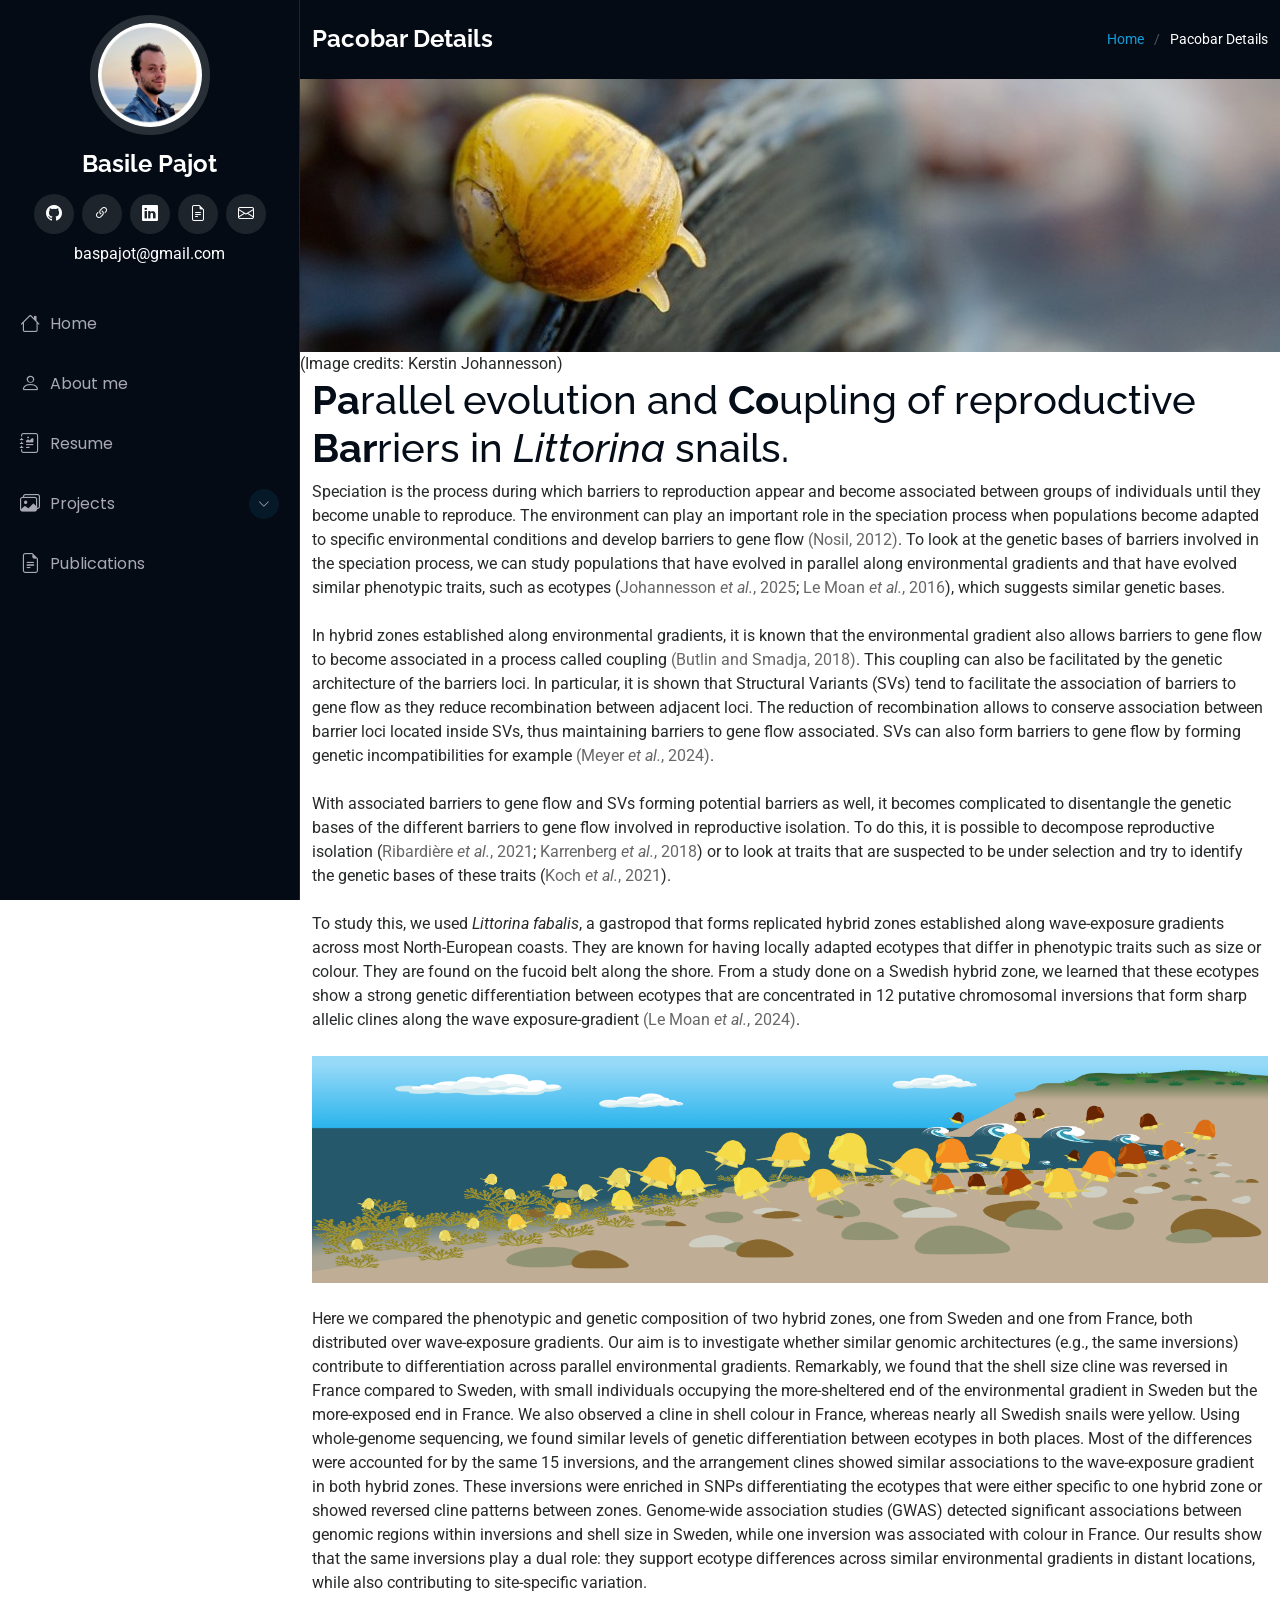
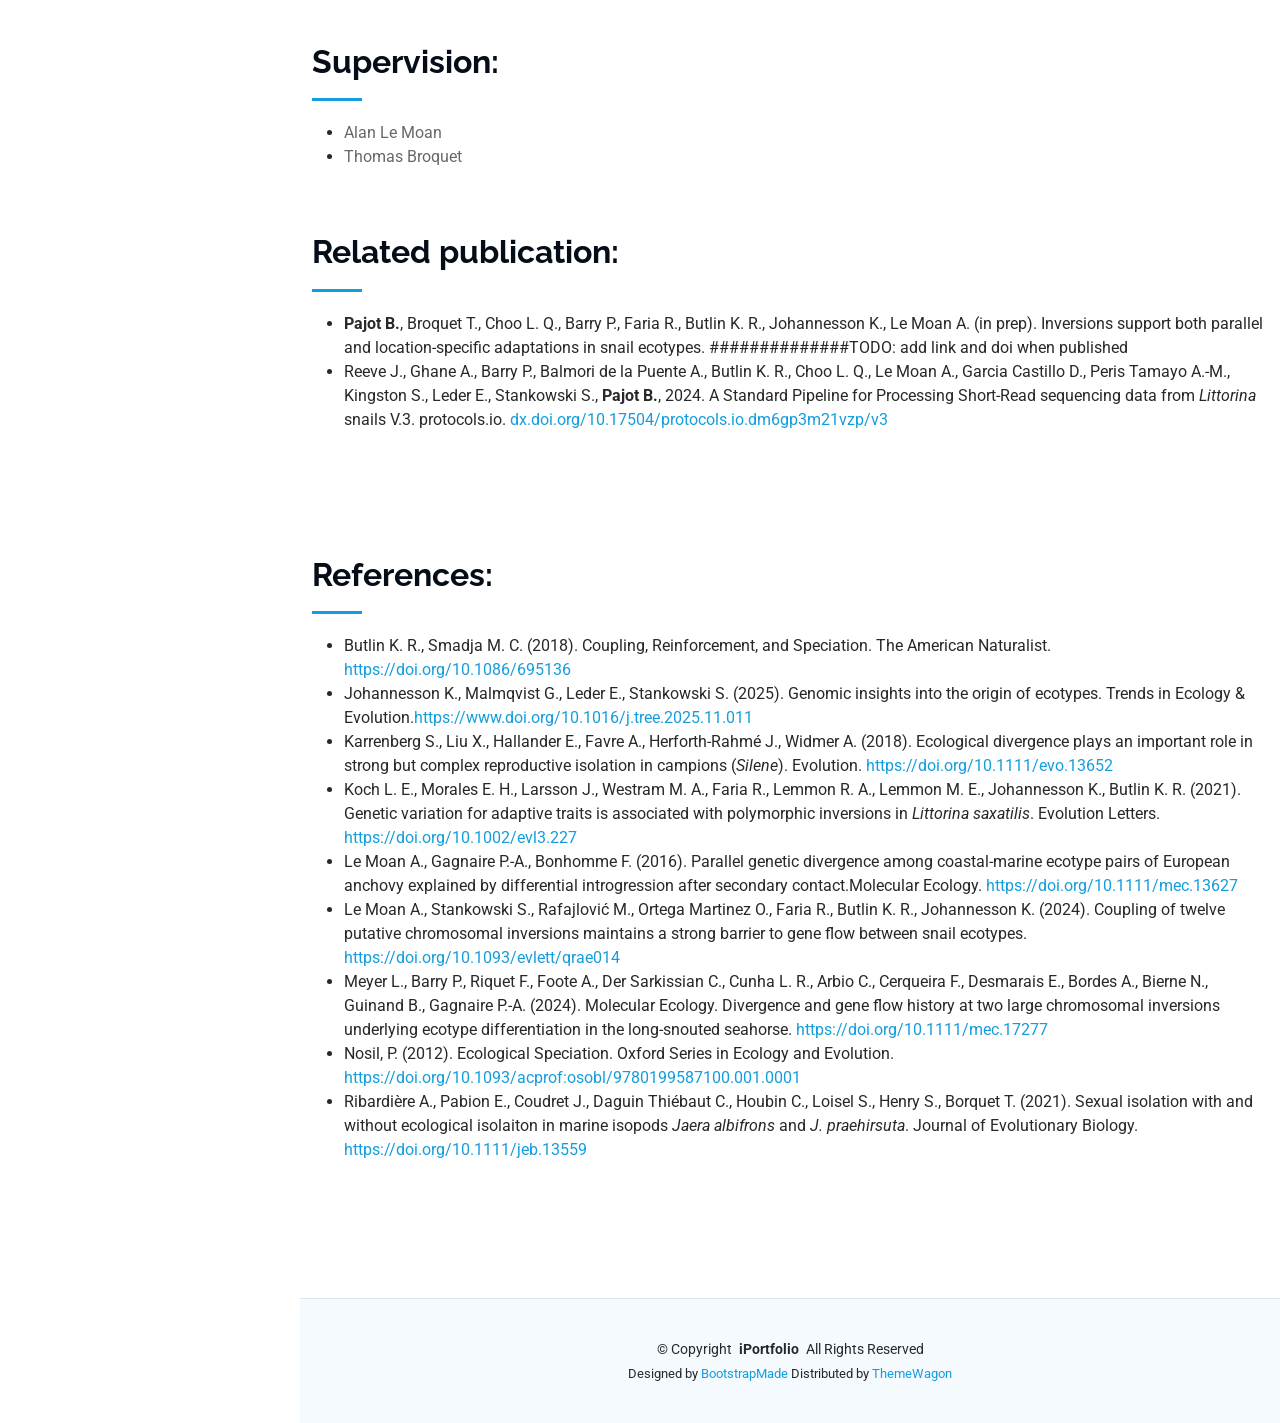
<file: pacobar-details.html>
<!DOCTYPE html>
<html lang="en">

<head>
  <meta charset="utf-8">
  <meta content="width=device-width, initial-scale=1.0" name="viewport">
  <title>Pacobar Details</title>
  <meta content="" name="description">
  <meta content="" name="keywords">

  <!-- Favicons -->
  <link href="assets/img/Icon.svg" rel="icon">
  <link href="assets/img/apple-touch-icon.png" rel="apple-touch-icon">

  <!-- Fonts -->
  <link href="https://fonts.googleapis.com" rel="preconnect">
  <link href="https://fonts.gstatic.com" rel="preconnect" crossorigin>
  <link
    href="https://fonts.googleapis.com/css2?family=Roboto:ital,wght@0,100;0,300;0,400;0,500;0,700;0,900;1,100;1,300;1,400;1,500;1,700;1,900&family=Poppins:ital,wght@0,100;0,200;0,300;0,400;0,500;0,600;0,700;0,800;0,900;1,100;1,200;1,300;1,400;1,500;1,600;1,700;1,800;1,900&family=Raleway:ital,wght@0,100;0,200;0,300;0,400;0,500;0,600;0,700;0,800;0,900;1,100;1,200;1,300;1,400;1,500;1,600;1,700;1,800;1,900&display=swap"
    rel="stylesheet">

  <!-- Vendor CSS Files -->
  <link href="assets/vendor/bootstrap/css/bootstrap.min.css" rel="stylesheet">
  <link href="assets/vendor/bootstrap-icons/bootstrap-icons.css" rel="stylesheet">
  <link href="assets/vendor/aos/aos.css" rel="stylesheet">
  <link href="assets/vendor/glightbox/css/glightbox.min.css" rel="stylesheet">
  <link href="assets/vendor/swiper/swiper-bundle.min.css" rel="stylesheet">

  <!-- Main CSS File -->
  <link href="assets/css/main.css" rel="stylesheet">

  <!-- =======================================================
  * Template Name: iPortfolio
  * Template URL: https://bootstrapmade.com/iportfolio-bootstrap-portfolio-websites-template/
  * Updated: Jun 29 2024 with Bootstrap v5.3.3
  * Author: BootstrapMade.com
  * License: https://bootstrapmade.com/license/
  ======================================================== -->
</head>

<body class="portfolio-details-page">

  <header id="header" class="header dark-background d-flex flex-column">
    <i class="header-toggle d-xl-none bi bi-list"></i>

    <div class="profile-img">
      <img src="assets/img/Identity.jpg" alt="" class="img-fluid rounded-circle">
    </div>

    <a href="index.html" class="logo d-flex align-items-center justify-content-center">
      <!-- Uncomment the line below if you also wish to use an image logo -->
      <!-- <img src="assets/img/logo.png" alt=""> -->
      <h1 class="sitename">Basile Pajot</h1>
    </a>

    <div class="social-links text-center">
      <a href="https://github.com/PAJOT-Basile" class="github"><i class="bi-github"></i></a>
      <a href="https://orcid.org/0009-0006-3920-8134" class="orcid"><i class="bi-link-45deg"></i></a>
      <a href="https://www.linkedin.com/in/pajot-basile/" class="linkedin"><i class="bi-linkedin"></i></a>
      <a href="./assets/docs/CV.pdf" class="CV" target="_blank"><i class="bi-file-earmark-text"></i></a>
      <a href="mailto:baspajot@gmail.com"><i class="bi-envelope"></i></a>
      <a href="mailto:baspajot@gmail.com" style="background-color:#040b14;">baspajot@gmail.com</a>
    </div>

    <nav id="navmenu" class="navmenu">
      <ul>
        <li><a href="index.html#hero" class="active"><i class="bi bi-house navicon"></i>Home</a></li>
        <li><a href="index.html#about"><i class="bi bi-person navicon"></i> About me</a></li>
        <li><a href="index.html#resume"><i class="bi bi-journal-richtext navicon"></i> Resume</a></li>
        <li class="dropdown"><a href="index.html#projects"><i class="bi bi-images navicon"></i><span>Projects</span> <i
              class="bi bi-chevron-down toggle-dropdown"></i></a>
          <ul>
            <li class="dropdown"><a href="pacobar-details.html"><span>Pacobar</span> <i
                  class="bi bi-chevron-down toggle-dropdown"></i></a>
              <ul>
                <li><a href="pacobar-details.html#Project_description"><i class="bi bi-house navicon"></i> Project
                    description</a></li>
                <li><a href="pacobar-details.html#publications"><i class="bi bi-file-earmark-text navicon"></i>
                    Publications</a>
                </li>
                <li><a href="pacobar-details.html#references"><i class="bi bi-journal-richtext navicon"></i>
                    References</a></li>
                <li><a href="assets/docs/Poster_Pacobar.pdf" target="_blank"><i class="bi bi-images navicon"></i>
                    Poster</a></li>
              </ul>
            </li>
            <li class="dropdown"><a href="sexisol-details.html"><span>Sexisol</span> <i
                  class="bi bi-chevron-down toggle-dropdown"></i></a>
              <ul>
                <li><a href="sexisol-details.html#Project_description"><i class="bi bi-house navicon"></i> Project
                    description</a></li>
                <!-- <li><a href="sexisol-details.html#publications"><i class="bi bi-file-earmark-text navicon"></i>
                    Publications</a>
                </li> -->
                <li><a href="sexisol-details.html#references"><i class="bi bi-journal-richtext navicon"></i>
                    References</a></li>
              </ul>
            </li>
          </ul>
        </li>
        <li><a href="#publications"><i class="bi bi-file-earmark-text navicon"></i> Publications</a></li>
      </ul>
    </nav>

  </header>
  <main class="main">

    <!-- Page Title -->
    <div class="page-title dark-background">
      <div class="container d-lg-flex justify-content-between align-items-center">
        <h1 class="mb-2 mb-lg-0">Pacobar Details</h1>
        <nav class="breadcrumbs">
          <ol>
            <li><a href="index.html">Home</a></li>
            <li class="current">Pacobar Details</li>
          </ol>
        </nav>
      </div>
    </div><!-- End Page Title -->
    <!-- <div class="container section-title" data-aos="fade-up"></div> -->
    <img src="assets/img/projects/Littorina_fabalis_header.jpg" width="100%"><br>(Image credits: Kerstin
    Johannesson)</img>
    <div id="Project_description" class="container section-title" data-aos="fade-up" data-aos-delay="200">

      <h1><b>Pa</b>rallel evolution and <b>Co</b>upling of reproductive <b>Bar</b>riers in <i>Littorina</i>
        snails.</h1>
      <p style="justify-content:baseline;">
        Speciation is the process during which barriers to reproduction appear and become associated between
        groups of individuals until they become unable to reproduce. The environment can play an important role
        in the speciation process when populations become adapted to specific environmental conditions and
        develop barriers to gene flow <a href="#Nosil_2012" style="text-decoration: none; color: #272829b4;">(Nosil,
          2012)</a>. To look at the genetic bases of
        barriers involved in the speciation process, we can study populations that have evolved in parallel
        along environmental gradients and that have evolved similar phenotypic traits, such as ecotypes (<a
          href="#Johannesson_et_al_2025" style="text-decoration: none;color: #272829b4;">Johannesson <i>et
            al.</i>, 2025</a>;<a href="#LeMoan_et_al_2016" style="text-decoration: none;color: #272829b4;"> Le
          Moan <i>et al.</i>, 2016</a>), which suggests similar genetic bases.<br><br>

        In hybrid zones established along environmental gradients, it is known that the environmental gradient
        also allows barriers to gene flow to become associated in a process called coupling <a href="#Butlin_and_Smadja"
          style="text-decoration: none; color:#272829b4">(Butlin and Smadja,
          2018)</a>. This coupling can also be facilitated by the genetic architecture of the barriers loci. In
        particular, it is shown that Structural Variants (SVs) tend to facilitate the association of barriers
        to gene flow as they reduce recombination between adjacent loci. The reduction of recombination allows
        to conserve association between barrier loci located inside SVs, thus maintaining barriers to gene flow
        associated. SVs can also form barriers to gene flow by forming genetic incompatibilities for example <a
          href="#Meyer_et_al_2024" style="text-decoration: none; color: #272829b4;">(Meyer <i>et al.</i>,
          2024)</a>.<br><br>

        With associated barriers to gene flow and SVs forming potential barriers as well, it becomes complicated
        to disentangle the genetic bases of the different barriers to gene flow involved in reproductive
        isolation. To do this, it is possible to decompose reproductive isolation (<a href="#Ribardiere_et_al_2021"
          style="text-decoration: none;color: #272829b4;">Ribardière <i>et
            al.</i>, 2021</a>; <a href="#Karrenberg_et_al_2018"
          style="text-decoration: none;color: #272829b4;">Karrenberg <i>et
            al.</i>, 2018</a>) or to look at traits that are suspected to be under selection and try to identify
        the genetic bases of these traits (<a href="#Koch_et_al_2021"
          style="text-decoration: none; color:#272829b4">Koch <i>et
            al.</i>, 2021</a>).<br><br>

        To study this, we used <i>Littorina fabalis</i>, a gastropod that forms replicated hybrid zones
        established along wave-exposure gradients across most North-European coasts. They are known for having
        locally adapted ecotypes that differ in phenotypic traits such as size or colour. They are found on the
        fucoid belt along the shore. From a study done on a Swedish hybrid zone, we learned that these ecotypes
        show a strong genetic differentiation between ecotypes that are concentrated in 12 putative chromosomal
        inversions that form sharp allelic clines along the wave exposure-gradient <a href="#LeMoan_et_al_2024"
          style="text-decoration: none;color: #272829b4;">(Le Moan <i>et al.</i>, 2024)</a>.<br><br>
        <img src="assets/img/projects/Bottom_poster_v2.png" width="100%"><br><br>
        Here we compared the phenotypic and genetic composition of two hybrid zones, one from Sweden and one
        from France, both distributed over wave-exposure gradients. Our aim is to investigate whether similar
        genomic architectures (e.g., the same inversions) contribute to differentiation across parallel
        environmental gradients. Remarkably, we found that the shell size cline was reversed in France compared
        to Sweden, with small individuals occupying the more-sheltered end of the environmental gradient in
        Sweden but the more-exposed end in France. We also observed a cline in shell colour in France, whereas
        nearly all Swedish snails were yellow. Using whole-genome sequencing, we found similar levels of genetic
        differentiation between ecotypes in both places. Most of the differences were accounted for by the same
        15 inversions, and the arrangement clines showed similar associations to the wave-exposure gradient in
        both hybrid zones. These inversions were enriched in SNPs differentiating the ecotypes that were either
        specific to one hybrid zone or showed reversed cline patterns between zones. Genome-wide association
        studies (GWAS) detected significant associations between genomic regions within inversions and shell
        size in Sweden, while one inversion was associated with colour in France. Our results show that the same
        inversions play a dual role: they support ecotype differences across similar environmental gradients in
        distant locations, while also contributing to site-specific variation.
      </p><br><br>
      <h2>Supervision:</h2>
      <ul>
        <li><a href="https://www.sb-roscoff.fr/fr/alan-le-moan" style="text-decoration: none;color: #272829b4;">Alan Le
            Moan</a></li>
        <li><a href="https://www.sb-roscoff.fr/fr/thomas-broquet" style="text-decoration: none;color: #272829b4;">Thomas
            Broquet</a></li>
      </ul><br><br>

      <h2 id="publications">Related publication:</h2>
      <ul>
        <li><b>Pajot B.</b>, Broquet T., Choo L. Q., Barry P., Faria R., Butlin K. R., Johannesson K., Le Moan
          A. (in prep). Inversions support both parallel and location-specific adaptations in snail ecotypes.
          ##############TODO: add link and doi when published
        </li>
        <li>Reeve J., Ghane A., Barry P., Balmori de la Puente A., Butlin K. R., Choo L. Q., Le Moan A., Garcia
          Castillo D., Peris Tamayo A.-M., Kingston S., Leder E., Stankowski S., <b>Pajot B.</b>, 2024.
          A Standard Pipeline for Processing Short-Read sequencing data from <i>Littorina</i> snails V.3.
          protocols.io. <a
            href="dx.doi.org/10.17504/protocols.io.dm6gp3m21vzp/v3">dx.doi.org/10.17504/protocols.io.dm6gp3m21vzp/v3
          </a></li>
      </ul><br><br>
      <section id="references">
        <h2>References:</h2>
        <ul>
          <li id="Butlin_and_Smadja">Butlin K. R., Smadja M. C. (2018). Coupling,
            Reinforcement, and Speciation. The American Naturalist. <a href="https://doi.org/10.1086/695136">
              https://doi.org/10.1086/695136</a></li>
          <li id="Johannesson_et_al_2025">Johannesson K., Malmqvist G., Leder E., Stankowski S. (2025). Genomic
            insights into the origin of ecotypes. Trends in Ecology &amp; Evolution.<a
              href="https://www.doi.org/10.1016/j.tree.2025.11.011">https://www.doi.org/10.1016/j.tree.2025.11.011</a>
          </li>
          <li id="Karrenberg_et_al_2018"> Karrenberg S., Liu X., Hallander E., Favre A., Herforth-Rahmé J.,
            Widmer A. (2018). Ecological divergence plays an important role in strong but complex reproductive
            isolation in campions (<i>Silene</i>). Evolution.<a href="https://doi.org/10.1111/evo.13652">
              https://doi.org/10.1111/evo.13652</a></li>
          <li id="Koch_et_al_2021"> Koch L. E., Morales E. H., Larsson J., Westram M. A., Faria R., Lemmon R.
            A., Lemmon M. E., Johannesson K., Butlin K. R. (2021). Genetic variation for adaptive traits is
            associated with polymorphic inversions in <i>Littorina saxatilis</i>. Evolution Letters.<a
              href="https://doi.org/10.1002/evl3.227"> https://doi.org/10.1002/evl3.227</a></li>
          <li id="LeMoan_et_al_2016">Le Moan A., Gagnaire P.-A., Bonhomme F. (2016). Parallel genetic divergence
            among coastal-marine ecotype pairs of European anchovy explained by differential introgression after
            secondary contact.Molecular Ecology. <a
              href="https://doi.org/10.1111/mec.13627">https://doi.org/10.1111/mec.13627</a></li>
          <li id="LeMoan_et_al_2024">Le Moan A., Stankowski S., Rafajlović M., Ortega Martinez O., Faria R.,
            Butlin K. R., Johannesson K. (2024). Coupling of twelve putative chromosomal inversions maintains a
            strong barrier to gene flow between snail ecotypes.<a href="https://doi.org/10.1093/evlett/qrae014">
              https://doi.org/10.1093/evlett/qrae014</a></li>
          <li id="Meyer_et_al_2024">Meyer L., Barry P., Riquet F., Foote A., Der Sarkissian C., Cunha L. R.,
            Arbio C., Cerqueira F., Desmarais E., Bordes A., Bierne N., Guinand B., Gagnaire P.-A. (2024).
            Molecular Ecology. Divergence and gene flow history at two large chromosomal inversions underlying
            ecotype differentiation in the long-snouted seahorse. <a
              href="https://doi.org/10.1111/mec.17277">https://doi.org/10.1111/mec.17277</a></li>
          <li id="Nosil_2012">Nosil, P. (2012). Ecological Speciation. Oxford Series in Ecology and Evolution.
            <a href="https://doi.org/10.1093/acprof:osobl/9780199587100.001.0001">
              https://doi.org/10.1093/acprof:osobl/9780199587100.001.0001</a>
          </li>
          <li id="Ribardiere_et_al_2021">Ribardière A., Pabion E., Coudret J., Daguin Thiébaut C., Houbin C.,
            Loisel S., Henry S., Borquet T. (2021). Sexual isolation with and
            without ecological isolaiton in marine isopods <i>Jaera albifrons</i> and <i>J. praehirsuta</i>.
            Journal of Evolutionary Biology.<a href="https://doi.org/10.1111/jeb.13559">
              https://doi.org/10.1111/jeb.13559</a></li>
        </ul>

      </section>
    </div>


    </div>

    </div>

    </section><!-- /Portfolio Details Section -->

  </main>

  <footer id="footer" class="footer position-relative light-background">

    <div class="container">
      <div class="copyright text-center ">
        <p>© <span>Copyright</span> <strong class="px-1 sitename">iPortfolio</strong> <span>All Rights Reserved</span>
        </p>
      </div>
      <div class="credits">
        <!-- All the links in the footer should remain intact. -->
        <!-- You can delete the links only if you've purchased the pro version. -->
        <!-- Licensing information: https://bootstrapmade.com/license/ -->
        <!-- Purchase the pro version with working PHP/AJAX contact form: [buy-url] -->
        Designed by <a href="https://bootstrapmade.com/">BootstrapMade</a> Distributed by <a
          href="https://themewagon.com">ThemeWagon</a>
      </div>
    </div>

  </footer>

  <!-- Scroll Top -->
  <a href="#" id="scroll-top" class="scroll-top d-flex align-items-center justify-content-center"><i
      class="bi bi-arrow-up-short"></i></a>

  <!-- Preloader -->
  <div id="preloader"></div>

  <!-- Vendor JS Files -->
  <script src="assets/vendor/bootstrap/js/bootstrap.bundle.min.js"></script>
  <script src="assets/vendor/php-email-form/validate.js"></script>
  <script src="assets/vendor/aos/aos.js"></script>
  <script src="assets/vendor/typed.js/typed.umd.js"></script>
  <script src="assets/vendor/purecounter/purecounter_vanilla.js"></script>
  <script src="assets/vendor/waypoints/noframework.waypoints.js"></script>
  <script src="assets/vendor/glightbox/js/glightbox.min.js"></script>
  <script src="assets/vendor/imagesloaded/imagesloaded.pkgd.min.js"></script>
  <script src="assets/vendor/isotope-layout/isotope.pkgd.min.js"></script>
  <script src="assets/vendor/swiper/swiper-bundle.min.js"></script>

  <!-- Main JS File -->
  <script src="assets/js/main.js"></script>

</body>

</html>
</file>
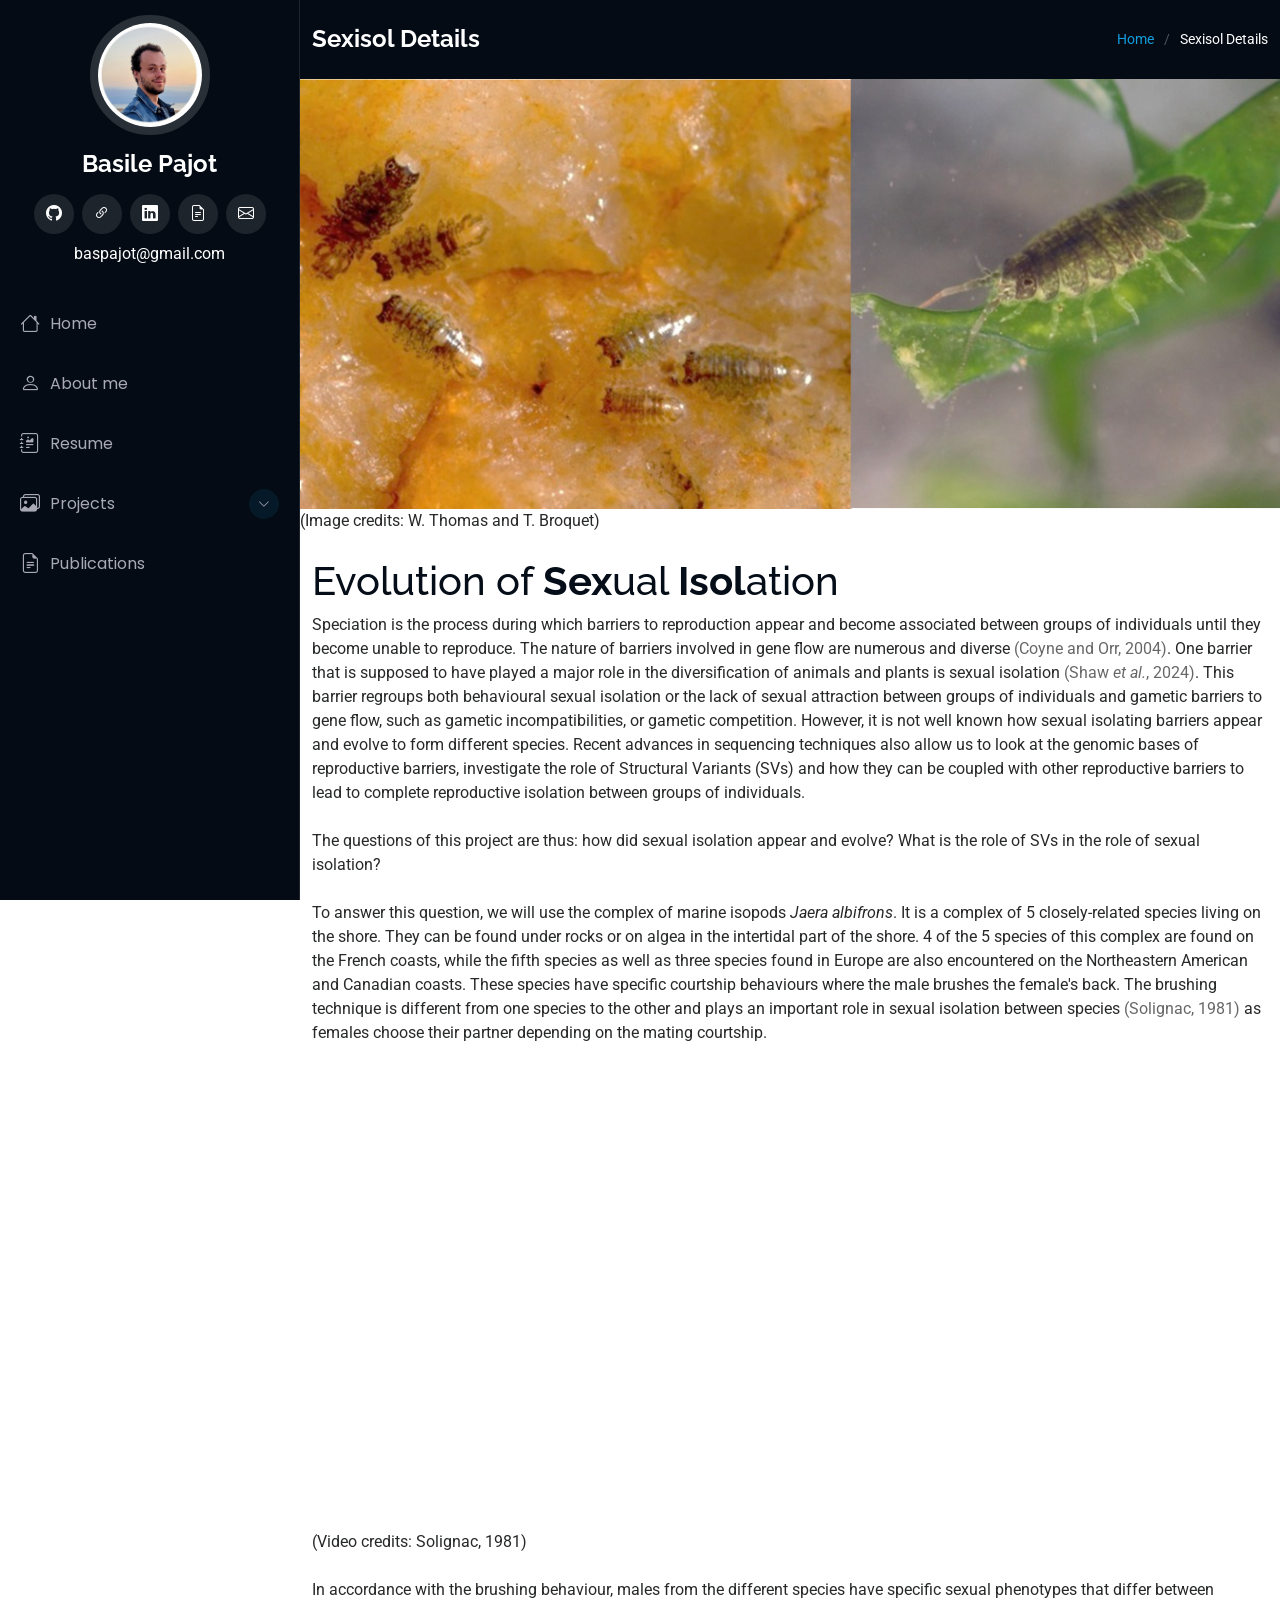
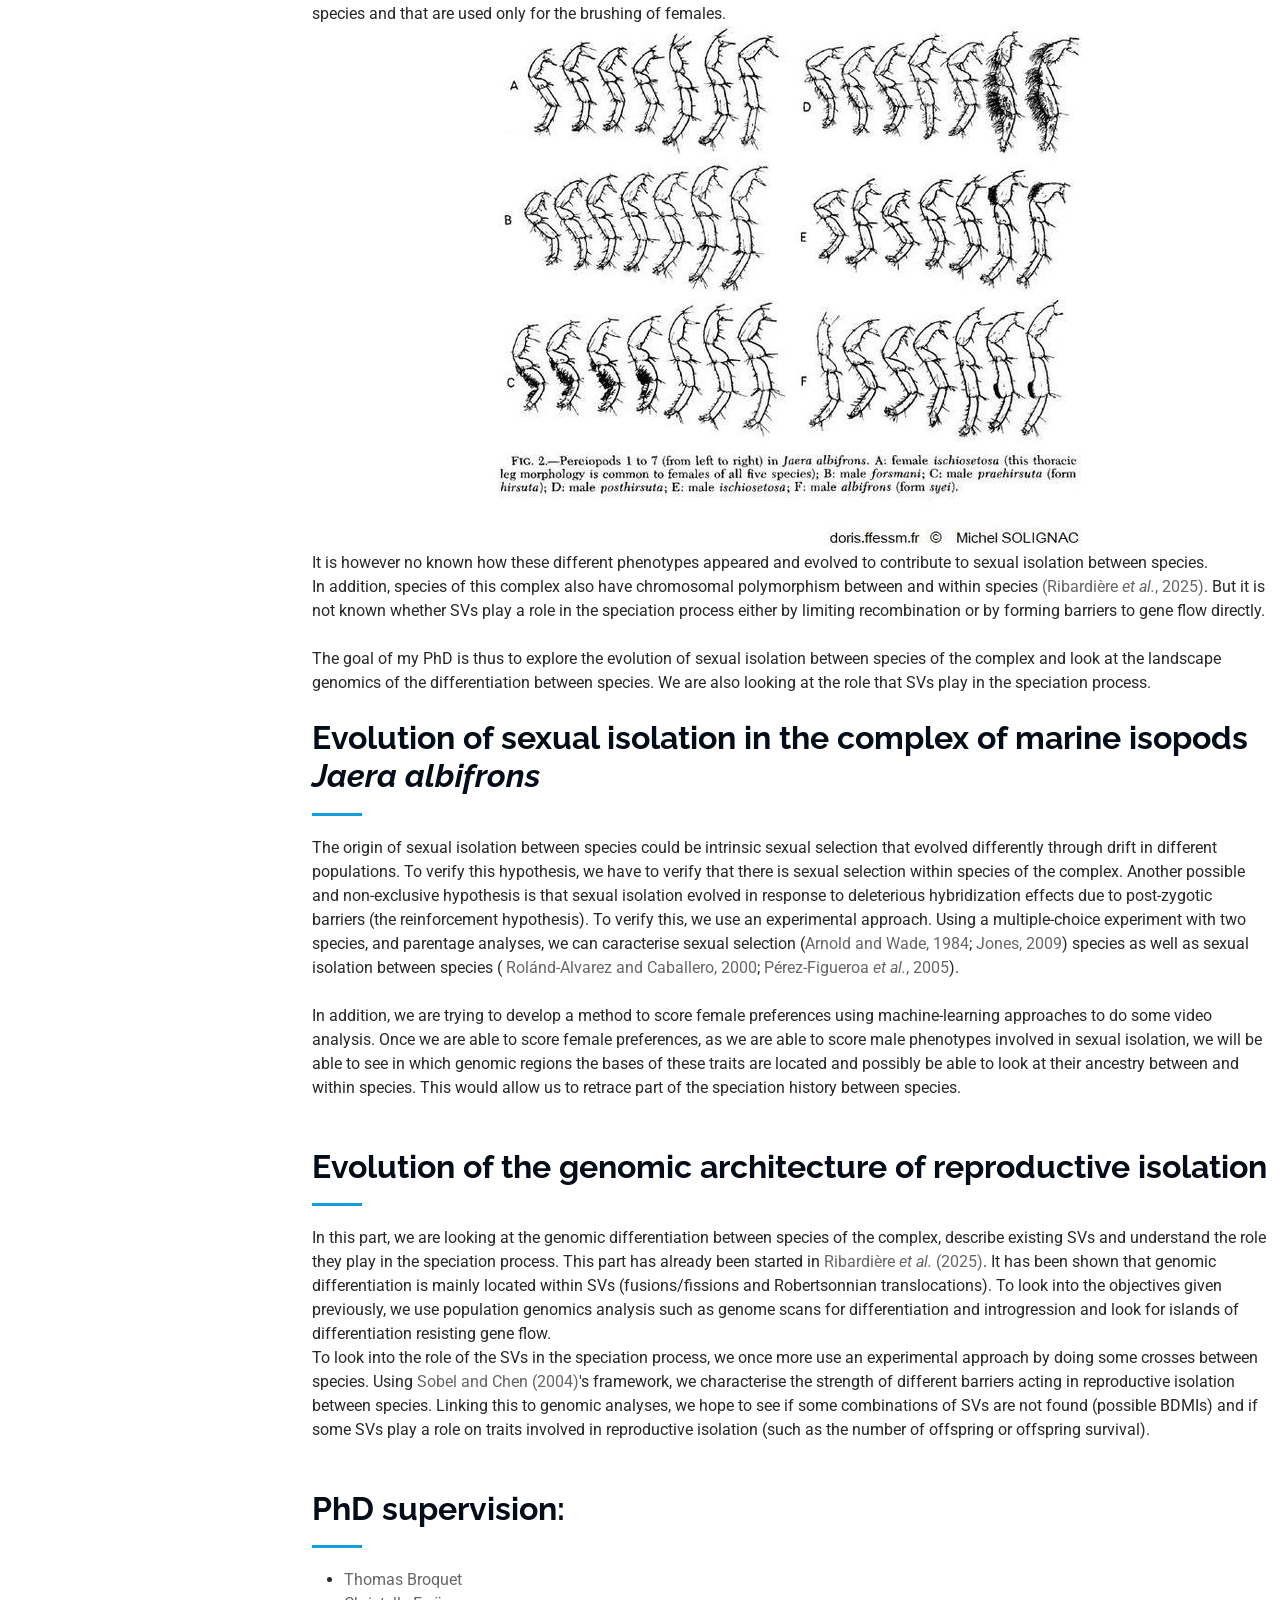
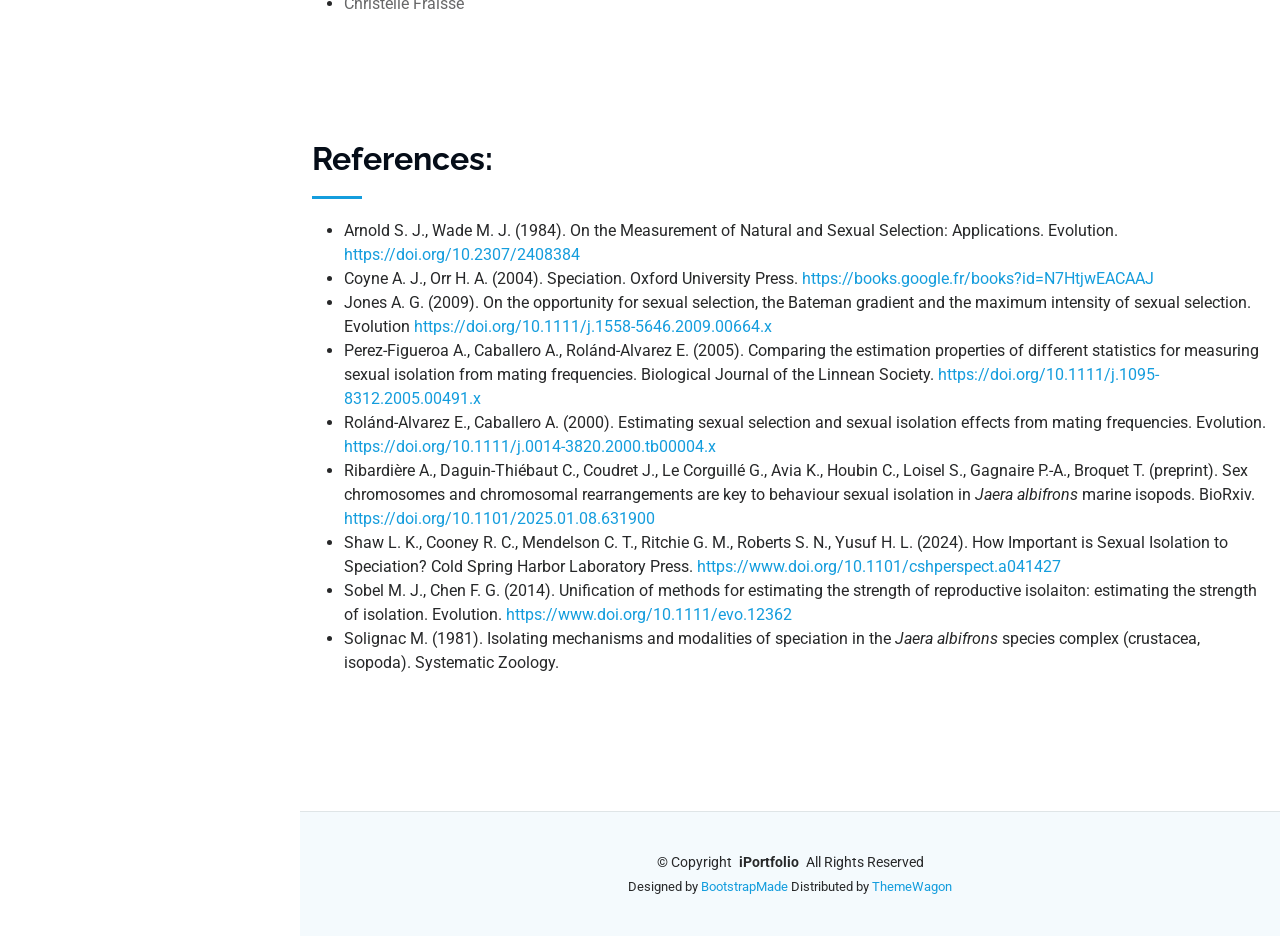
<file: sexisol-details.html>
<!DOCTYPE html>
<html lang="en">

<head>
  <meta charset="utf-8">
  <meta content="width=device-width, initial-scale=1.0" name="viewport">
  <title>Sexisol Details</title>
  <meta content="" name="description">
  <meta content="" name="keywords">

  <!-- Favicons -->
  <link href="assets/img/Icon.svg" rel="icon">
  <link href="assets/img/apple-touch-icon.png" rel="apple-touch-icon">

  <!-- Fonts -->
  <link href="https://fonts.googleapis.com" rel="preconnect">
  <link href="https://fonts.gstatic.com" rel="preconnect" crossorigin>
  <link
    href="https://fonts.googleapis.com/css2?family=Roboto:ital,wght@0,100;0,300;0,400;0,500;0,700;0,900;1,100;1,300;1,400;1,500;1,700;1,900&family=Poppins:ital,wght@0,100;0,200;0,300;0,400;0,500;0,600;0,700;0,800;0,900;1,100;1,200;1,300;1,400;1,500;1,600;1,700;1,800;1,900&family=Raleway:ital,wght@0,100;0,200;0,300;0,400;0,500;0,600;0,700;0,800;0,900;1,100;1,200;1,300;1,400;1,500;1,600;1,700;1,800;1,900&display=swap"
    rel="stylesheet">

  <!-- Vendor CSS Files -->
  <link href="assets/vendor/bootstrap/css/bootstrap.min.css" rel="stylesheet">
  <link href="assets/vendor/bootstrap-icons/bootstrap-icons.css" rel="stylesheet">
  <link href="assets/vendor/aos/aos.css" rel="stylesheet">
  <link href="assets/vendor/glightbox/css/glightbox.min.css" rel="stylesheet">
  <link href="assets/vendor/swiper/swiper-bundle.min.css" rel="stylesheet">

  <!-- Main CSS File -->
  <link href="assets/css/main.css" rel="stylesheet">

  <!-- =======================================================
  * Template Name: iPortfolio
  * Template URL: https://bootstrapmade.com/iportfolio-bootstrap-portfolio-websites-template/
  * Updated: Jun 29 2024 with Bootstrap v5.3.3
  * Author: BootstrapMade.com
  * License: https://bootstrapmade.com/license/
  ======================================================== -->
</head>

<body class="portfolio-details-page">

  <header id="header" class="header dark-background d-flex flex-column">
    <i class="header-toggle d-xl-none bi bi-list"></i>

    <div class="profile-img">
      <img src="assets/img/Identity.jpg" alt="" class="img-fluid rounded-circle">
    </div>

    <a href="index.html" class="logo d-flex align-items-center justify-content-center">
      <!-- Uncomment the line below if you also wish to use an image logo -->
      <!-- <img src="assets/img/logo.png" alt=""> -->
      <h1 class="sitename">Basile Pajot</h1>
    </a>

    <div class="social-links text-center">
      <a href="https://github.com/PAJOT-Basile" class="github"><i class="bi-github"></i></a>
      <a href="https://orcid.org/0009-0006-3920-8134" class="orcid"><i class="bi-link-45deg"></i></a>
      <a href="https://www.linkedin.com/in/pajot-basile/" class="linkedin"><i class="bi-linkedin"></i></a>
      <a href="./assets/docs/CV.pdf" class="CV" target="_blank"><i class="bi-file-earmark-text"></i></a>
      <a href="mailto:baspajot@gmail.com"><i class="bi-envelope"></i></a>
      <a href="mailto:baspajot@gmail.com" style="background-color:#040b14;">baspajot@gmail.com</a>
    </div>

    <nav id="navmenu" class="navmenu">
      <ul>
        <li><a href="index.html#hero" class="active"><i class="bi bi-house navicon"></i>Home</a></li>
        <li><a href="index.html#about"><i class="bi bi-person navicon"></i> About me</a></li>
        <li><a href="index.html#resume"><i class="bi bi-journal-richtext navicon"></i> Resume</a></li>
        <li class="dropdown"><a href="index.html#projects"><i class="bi bi-images navicon"></i><span>Projects</span> <i
              class="bi bi-chevron-down toggle-dropdown"></i></a>
          <ul>
            <li class="dropdown"><a href="pacobar-details.html"><span>Pacobar</span> <i
                  class="bi bi-chevron-down toggle-dropdown"></i></a>
              <ul>
                <li><a href="pacobar-details.html#Project_description"><i class="bi bi-house navicon"></i> Project
                    description</a></li>
                <li><a href="pacobar-details.html#publications"><i class="bi bi-file-earmark-text navicon"></i>
                    Publications</a>
                </li>
                <li><a href="pacobar-details.html#references"><i class="bi bi-journal-richtext navicon"></i>
                    References</a></li>
                <li><a href="assets/docs/Poster_Pacobar.pdf" target="_blank"><i class="bi bi-images navicon"></i>
                    Poster</a></li>
              </ul>
            </li>
            <li class="dropdown"><a href="sexisol-details.html"><span>Sexisol</span> <i
                  class="bi bi-chevron-down toggle-dropdown"></i></a>
              <ul>
                <li><a href="sexisol-details.html#Project_description"><i class="bi bi-house navicon"></i> Project
                    description</a></li>
                <!-- <li><a href="sexisol-details.html#publications"><i class="bi bi-file-earmark-text navicon"></i>
                    Publications</a>
                </li> -->
                <li><a href="sexisol-details.html#refernces"><i class="bi bi-journal-richtext navicon"></i>
                    References</a></li>
              </ul>
            </li>
          </ul>
        </li>
        <li><a href="#publications"><i class="bi bi-file-earmark-text navicon"></i> Publications</a></li>
      </ul>
    </nav>

  </header>
  <main class="main">

    <!-- Page Title -->
    <div class="page-title dark-background">
      <div class="container d-lg-flex justify-content-between align-items-center">
        <h1 class="mb-2 mb-lg-0">Sexisol Details</h1>
        <nav class="breadcrumbs">
          <ol>
            <li><a href="index.html">Home</a></li>
            <li class="current">Sexisol Details</li>
          </ol>
        </nav>
      </div>
    </div><!-- End Page Title -->
    <!-- <div class="container section-title" data-aos="fade-up"></div> -->
    <img src="assets/img/projects/Jaera_2.png" width="100%"><br>(Image credits: W. Thomas and T. Broquet)</img>
    <br><br>

    <div id="Project_description" class="container section-title">

      <h1>Evolution of <b>Sex</b>ual <b>Isol</b>ation</h1>
      <p style="justify-content:baseline;">
        Speciation is the process during which barriers to reproduction appear and become associated between
        groups of individuals until they become unable to reproduce. The nature of barriers involved in gene flow are
        numerous and diverse <a href="#Coyne_and_Orr_2004" style="text-decoration: none;color: #272829b4;">(Coyne and
          Orr, 2004)</a>. One barrier that is supposed to have played a major role in the diversification of animals and
        plants is sexual isolation <a href="#Shaw_et_al_2024" style="text-decoration: none; color: #272829b4;">(Shaw
          <i>et al.</i>, 2024)</a>. This barrier regroups both behavioural sexual isolation or the lack of sexual
        attraction between groups of individuals and gametic barriers to gene flow, such as gametic incompatibilities,
        or gametic competition. However, it is not well known how sexual isolating barriers appear and evolve to form
        different species. Recent advances in sequencing techniques also allow us to look at the genomic bases of
        reproductive barriers, investigate the role of Structural Variants (SVs) and how they can be coupled with other
        reproductive barriers to lead to complete reproductive isolation between groups of individuals.<br><br>

        The questions of this project are thus: how did sexual isolation appear and evolve? What is the role of SVs in
        the role of sexual isolation?<br><br>

        To answer this question, we will use the complex of marine isopods <i>Jaera albifrons</i>. It is a complex of 5
        closely-related species living on the shore. They can be found under rocks or on algea in the intertidal part of
        the shore. 4 of the 5 species of this complex are found on the French coasts, while the fifth species as well as
        three species found in Europe are also encountered on the Northeastern American and Canadian coasts. These
        species have specific courtship behaviours where the male brushes the female's back. The brushing technique is
        different from one species to the other and plays an important role in sexual isolation between species <a
          href="#Solignac_1981" style="text-decoration: none;color: #272829b4;">(Solignac, 1981)</a> as females choose
        their partner depending on the mating courtship.<br>
        <video autoplay muted loop width="100%">
          <source src="assets/img/projects/Courtship.mp4" type="video/mp4">
        </video>(Video credits: Solignac, 1981)<br><br>

        In accordance with the brushing behaviour, males from the different species have specific sexual phenotypes that
        differ between species and that are used only for the brushing of females.<br>
      <div style="text-align: center;">
        <img src="assets/img/projects/Sexual_phenotypes.png" height="100%">
      </div>
      It is however no known how these different phenotypes appeared and evolved to contribute to sexual isolation
      between species. <br>
      In addition, species of this complex also have chromosomal polymorphism between and within species <a
        href="#Ribardiere_et_al_2025" style="text-decoration: none;color: #272829b4;">(Ribardière <i>et al.</i>,
        2025)</a>. But it is not known whether SVs play a role in the speciation process either by limiting
      recombination or by forming barriers to gene flow directly.<br><br>

      The goal of my PhD is thus to explore the evolution of sexual isolation between species of the complex and look at
      the landscape genomics of the differentiation between species. We are also looking at the role that SVs play in
      the speciation process.<br><br></p>

      <h2>Evolution of sexual isolation in the complex of marine isopods <i>Jaera albifrons</i></h2>

      <p>
        The origin of sexual isolation between species could be intrinsic sexual selection that evolved differently
        through drift in different populations. To verify this hypothesis, we have to verify that there is sexual
        selection within species of the complex. Another possible and non-exclusive hypothesis is that sexual isolation
        evolved in response to deleterious hybridization effects due to post-zygotic barriers (the reinforcement
        hypothesis). To verify this, we use an experimental approach. Using a multiple-choice experiment with two
        species, and parentage analyses, we can caracterise sexual selection (<a href="#Arnold_and_Wade_1984"
          style="text-decoration: none;color: #272829b4;">Arnold and Wade, 1984</a>; <a href="#Jones_2009"
          style="text-decoration: none;color: #272829b4;">Jones, 2009</a>) species as well as sexual isolation
        between species ( <a href="#Roland-Alvarez_and_Caballero_2000"
          style="text-decoration: none;color: #272829b4;">Rolánd-Alvarez and
          Caballero, 2000</a>; <a href="#Perez-Figueroa_et_al_2005"
          style="text-decoration: none;color: #272829b4;">Pérez-Figueroa <i>et al.</i>, 2005</a>). <br><br>

        In addition, we are trying to develop a method to score female preferences using machine-learning
        approaches to do some video analysis. Once we are able to score female preferences, as we are able to score male
        phenotypes involved in sexual isolation, we will be able to see in which genomic regions the bases of these
        traits are located and possibly be able to look at their ancestry between and within species. This would allow
        us to retrace part of the speciation history between species.
      </p><br><br>

      <h2>Evolution of the genomic architecture of reproductive isolation</h2>
      <p>
        In this part, we are looking at the genomic differentiation between species of the complex, describe existing
        SVs and understand the role they play in the speciation process. This part has already been started in<a
          href="#Ribardiere_et_al_2025" style="text-decoration: none;color: #272829b4;"> Ribardière <i>et al.</i>
          (2025)</a>. It has been shown that genomic differentiation is mainly located within SVs (fusions/fissions and
        Robertsonnian translocations). To look into the objectives given previously, we use population genomics analysis
        such as genome scans for differentiation and introgression and look for islands of differentiation resisting
        gene flow.<br>
        To look into the role of the SVs in the speciation process, we once more use an experimental approach by doing
        some crosses between species. Using <a href="#Sobel_and_Chen_2014"
          style="text-decoration: none;color: #272829b4;">Sobel and Chen (2004)</a>'s framework, we characterise
        the strength of different barriers acting in reproductive isolation between species. Linking this to genomic
        analyses, we hope to see if some combinations of SVs are not found (possible BDMIs) and if some SVs play a role
        on traits involved in reproductive isolation (such as the number of offspring or offspring survival).
      </p><br><br>
      <h2>PhD supervision:</h2>
      <ul>
        <li><a href="https://www.sb-roscoff.fr/fr/thomas-broquet" style="text-decoration: none;color: #272829b4;">Thomas
            Broquet</a></li>
        <li><a href="https://sites.google.com/view/cfraisserios/home"
            style="text-decoration: none;color: #272829b4;">Christelle Fraïsse</a></li>
      </ul><br><br>

      <!-- <h2 id="publications">Related publication:</h2>
      <ul>
      </ul><br><br> -->
      <section id="references">
        <h2>References:</h2>
        <ul>
          <li id="Arnold_and_Wade_1984">Arnold S. J., Wade M. J. (1984). On the Measurement of Natural and Sexual
            Selection: Applications. Evolution. <a
              href="https://doi.org/10.2307/2408384">https://doi.org/10.2307/2408384</a></li>
          <li id="Coyne_and_Orr_2004">Coyne A. J., Orr H. A. (2004). Speciation. Oxford University Press.
            <a href="https://books.google.fr/books?id=N7HtjwEACAAJ">
              https://books.google.fr/books?id=N7HtjwEACAAJ</a>
          </li>
          <li id="Jones_2009">Jones A. G. (2009). On the opportunity for sexual selection, the Bateman gradient and the
            maximum intensity of sexual selection. Evolution <a
              href="https://doi.org/10.1111/j.1558-5646.2009.00664.x">https://doi.org/10.1111/j.1558-5646.2009.00664.x</a>
          </li>
          <li id="Perez-Figueroa_et_al_2005">Perez-Figueroa A., Caballero A., Rolánd-Alvarez E. (2005). Comparing the
            estimation properties of different statistics for measuring sexual isolation from mating frequencies.
            Biological Journal of the Linnean Society. <a
              href="https://doi.org/10.1111/j.1095-8312.2005.00491.x">https://doi.org/10.1111/j.1095-8312.2005.00491.x</a>
          </li>
          <li id="Roland-Alvarez_and_Caballero_2000">Rolánd-Alvarez E., Caballero A. (2000). Estimating sexual selection
            and sexual isolation effects from mating frequencies. Evolution. <a
              href="https://doi.org/10.1111/j.0014-3820.2000.tb00004.x">https://doi.org/10.1111/j.0014-3820.2000.tb00004.x</a>
          </li>
          <li id="Ribardiere_et_al_2025">Ribardière A., Daguin-Thiébaut C., Coudret J., Le Corguillé G., Avia K., Houbin
            C., Loisel S., Gagnaire P.-A., Broquet T. (preprint). Sex chromosomes and chromosomal rearrangements are key
            to behaviour sexual isolation in <i>Jaera albifrons</i> marine isopods. BioRxiv. <a
              href="https://doi.org/10.1101/2025.01.08.631900">https://doi.org/10.1101/2025.01.08.631900</a></li>
          <li id="Shaw_et_al_2024">Shaw L. K., Cooney R. C., Mendelson C. T., Ritchie G. M., Roberts S. N., Yusuf H. L.
            (2024). How Important is Sexual Isolation to Speciation? Cold Spring Harbor Laboratory Press. <a
              href="https://www.doi.org/10.1101/cshperspect.a041427">https://www.doi.org/10.1101/cshperspect.a041427</a>
          </li>
          <li id="Sobel_and_Chen_2014">Sobel M. J., Chen F. G. (2014). Unification of methods for estimating the
            strength of reproductive isolaiton: estimating the strength of isolation. Evolution. <a
              href="https://www.doi.org/10.1111/evo.12362">https://www.doi.org/10.1111/evo.12362</a></li>
          <li id="Solignac_1981">Solignac M. (1981). Isolating mechanisms and modalities of speciation in the <i>Jaera
              albifrons</i> species complex (crustacea, isopoda). Systematic Zoology. <a href=""></a></li>
        </ul>

      </section>
    </div>


    </div>

    </div>

    </section><!-- /Portfolio Details Section -->

  </main>

  <footer id="footer" class="footer position-relative light-background">

    <div class="container">
      <div class="copyright text-center ">
        <p>© <span>Copyright</span> <strong class="px-1 sitename">iPortfolio</strong> <span>All Rights Reserved</span>
        </p>
      </div>
      <div class="credits">
        <!-- All the links in the footer should remain intact. -->
        <!-- You can delete the links only if you've purchased the pro version. -->
        <!-- Licensing information: https://bootstrapmade.com/license/ -->
        <!-- Purchase the pro version with working PHP/AJAX contact form: [buy-url] -->
        Designed by <a href="https://bootstrapmade.com/">BootstrapMade</a> Distributed by <a
          href="https://themewagon.com">ThemeWagon</a>
      </div>
    </div>

  </footer>

  <!-- Scroll Top -->
  <a href="#" id="scroll-top" class="scroll-top d-flex align-items-center justify-content-center"><i
      class="bi bi-arrow-up-short"></i></a>

  <!-- Preloader -->
  <div id="preloader"></div>

  <!-- Vendor JS Files -->
  <script src="assets/vendor/bootstrap/js/bootstrap.bundle.min.js"></script>
  <script src="assets/vendor/php-email-form/validate.js"></script>
  <script src="assets/vendor/aos/aos.js"></script>
  <script src="assets/vendor/typed.js/typed.umd.js"></script>
  <script src="assets/vendor/purecounter/purecounter_vanilla.js"></script>
  <script src="assets/vendor/waypoints/noframework.waypoints.js"></script>
  <script src="assets/vendor/glightbox/js/glightbox.min.js"></script>
  <script src="assets/vendor/imagesloaded/imagesloaded.pkgd.min.js"></script>
  <script src="assets/vendor/isotope-layout/isotope.pkgd.min.js"></script>
  <script src="assets/vendor/swiper/swiper-bundle.min.js"></script>

  <!-- Main JS File -->
  <script src="assets/js/main.js"></script>

</body>

</html>
</file>
<file: assets/css/main.css>
/**
* Template Name: iPortfolio
* Template URL: https://bootstrapmade.com/iportfolio-bootstrap-portfolio-websites-template/
* Updated: Jun 29 2024 with Bootstrap v5.3.3
* Author: BootstrapMade.com
* License: https://bootstrapmade.com/license/
*/

/*--------------------------------------------------------------
# Font & Color Variables
# Help: https://bootstrapmade.com/color-system/
--------------------------------------------------------------*/
/* Fonts */
:root {
  --default-font: "Roboto", system-ui, -apple-system, "Segoe UI", Roboto, "Helvetica Neue", Arial, "Noto Sans", "Liberation Sans", sans-serif, "Apple Color Emoji", "Segoe UI Emoji", "Segoe UI Symbol", "Noto Color Emoji";
  --heading-font: "Raleway", sans-serif;
  --nav-font: "Poppins", sans-serif;
}

/* Global Colors - The following color variables are used throughout the website. Updating them here will change the color scheme of the entire website */
:root {
  --background-color: #ffffff;
  /* Background color for the entire website, including individual sections */
  --default-color: #272829;
  /* Default color used for the majority of the text content across the entire website */
  --heading-color: #050d18;
  /* Color for headings, subheadings and title throughout the website */
  --accent-color: #149ddd;
  /* Accent color that represents your brand on the website. It's used for buttons, links, and other elements that need to stand out */
  --surface-color: #ffffff;
  /* The surface color is used as a background of boxed elements within sections, such as cards, icon boxes, or other elements that require a visual separation from the global background. */
  --contrast-color: #ffffff;
  /* Contrast color for text, ensuring readability against backgrounds of accent, heading, or default colors. */
}

/* Nav Menu Colors - The following color variables are used specifically for the navigation menu. They are separate from the global colors to allow for more customization options */
:root {
  --nav-color: #a8a9b4;
  /* The default color of the main navmenu links */
  --nav-hover-color: #ffffff;
  /* Applied to main navmenu links when they are hovered over or active */
  --nav-mobile-background-color: #040b14;
  /* Used as the background color for mobile navigation menu */
  --nav-dropdown-background-color: #040b14;
  /* Used as the background color for dropdown items that appear when hovering over primary navigation items */
  --nav-dropdown-color: #a8a9b4;
  /* Used for navigation links of the dropdown items in the navigation menu. */
  --nav-dropdown-hover-color: #ffffff;
  /* Similar to --nav-hover-color, this color is applied to dropdown navigation links when they are hovered over. */
}

/* Color Presets - These classes override global colors when applied to any section or element, providing reuse of the sam color scheme. */

.light-background {
  --background-color: #f4fafd;
  --surface-color: #ffffff;
}

.dark-background {
  --background-color: #040b14;
  --default-color: #ffffff;
  --heading-color: #ffffff;
  --surface-color: #151f2b;
  --contrast-color: #ffffff;
}

/* Smooth scroll */
:root {
  scroll-behavior: smooth;
}

/*--------------------------------------------------------------
# General Styling & Shared Classes
--------------------------------------------------------------*/
body {
  color: var(--default-color);
  background-color: var(--background-color);
  font-family: var(--default-font);
}

a {
  color: var(--accent-color);
  text-decoration: none;
  transition: 0.3s;
}

a:hover {
  color: color-mix(in srgb, var(--accent-color), transparent 25%);
  text-decoration: none;
}

h1,
h2,
h3,
h4,
h5,
h6 {
  color: var(--heading-color);
  font-family: var(--heading-font);
}

/* PHP Email Form Messages
------------------------------*/
.php-email-form .error-message {
  display: none;
  background: #df1529;
  color: #ffffff;
  text-align: left;
  padding: 15px;
  margin-bottom: 24px;
  font-weight: 600;
}

.php-email-form .sent-message {
  display: none;
  color: #ffffff;
  background: #059652;
  text-align: center;
  padding: 15px;
  margin-bottom: 24px;
  font-weight: 600;
}

.php-email-form .loading {
  display: none;
  background: var(--surface-color);
  text-align: center;
  padding: 15px;
  margin-bottom: 24px;
}

.php-email-form .loading:before {
  content: "";
  display: inline-block;
  border-radius: 50%;
  width: 24px;
  height: 24px;
  margin: 0 10px -6px 0;
  border: 3px solid var(--accent-color);
  border-top-color: var(--surface-color);
  animation: php-email-form-loading 1s linear infinite;
}

@keyframes php-email-form-loading {
  0% {
    transform: rotate(0deg);
  }

  100% {
    transform: rotate(360deg);
  }
}

/*--------------------------------------------------------------
# Global Header
--------------------------------------------------------------*/
.header {
  color: var(--default-color);
  background-color: var(--background-color);
  position: fixed;
  top: 0;
  left: 0;
  bottom: 0;
  padding: 0 15px;
  width: 300px;
  transition: all ease-in-out 0.3s;
  overflow-y: auto;
  z-index: 997;
  border-right: 1px solid color-mix(in srgb, var(--default-color), transparent 90%);
}

.header .profile-img img {
  margin: 15px auto;
  display: block;
  width: 120px;
  border: 8px solid color-mix(in srgb, var(--default-color), transparent 85%);
}

.header .logo {
  line-height: 1;
  margin-bottom: 15px;
}

.header .logo img {
  max-height: 32px;
  margin-right: 8px;
}

.header .logo h1 {
  font-size: 24px;
  margin: 0;
  font-weight: 700;
  color: var(--heading-color);
}

.header .social-links {
  margin: 0 0 20px 0;
}

.header .social-links a {
  font-size: 16px;
  display: inline-flex;
  align-items: center;
  justify-content: center;
  background: color-mix(in srgb, var(--default-color), transparent 90%);
  color: var(--default-color);
  margin: 0 2px;
  border-radius: 50%;
  text-align: center;
  width: 40px;
  height: 40px;
  transition: 0.3s;
}

.header .social-links a:hover {
  color: var(--contrast-color);
  background: var(--accent-color);
}

@media (min-width: 1200px) {

  .header~main,
  .header~#footer {
    margin-left: 300px;
  }
}

@media (max-width: 1199px) {
  .header {
    left: -100%;
  }
}

.header.header-show {
  left: 0;
}

.header .header-toggle {
  color: var(--contrast-color);
  background-color: var(--accent-color);
  font-size: 22px;
  display: flex;
  align-items: center;
  justify-content: center;
  width: 40px;
  height: 40px;
  border-radius: 50%;
  cursor: pointer;
  position: fixed;
  top: 15px;
  right: 15px;
  z-index: 9999;
  transition: background-color 0.3s;
}

.header .header-toggle:hover {
  color: var(--contrast-color);
  background-color: color-mix(in srgb, var(--accent-color) 90%, white 15%);
}

/*--------------------------------------------------------------
# Navigation Menu
--------------------------------------------------------------*/
.mobile-nav-toggle {
  display: none;
}

.navmenu {
  padding: 0;
  z-index: 9997;
}

.navmenu ul {
  list-style: none;
  padding: 0 0 20px 0;
  margin: 0;
}

.navmenu a,
.navmenu a:focus {
  color: var(--nav-color);
  padding: 15px 5px;
  font-family: var(--nav-font);
  font-size: 16px;
  font-weight: 400;
  display: flex;
  align-items: center;
  white-space: nowrap;
  transition: 0.3s;
  width: 100%;
}

.navmenu a .navicon,
.navmenu a:focus .navicon {
  font-size: 20px;
  margin-right: 10px;
}

.navmenu a .toggle-dropdown,
.navmenu a:focus .toggle-dropdown {
  font-size: 12px;
  line-height: 0;
  margin-left: auto;
  width: 30px;
  height: 30px;
  display: flex;
  align-items: center;
  justify-content: center;
  border-radius: 50%;
  transition: 0.3s;
  flex-shrink: 0;
  background-color: color-mix(in srgb, var(--accent-color), transparent 90%);
}

.navmenu a .toggle-dropdown:hover,
.navmenu a:focus .toggle-dropdown:hover {
  background-color: var(--accent-color);
  color: var(--contrast-color);
}

.navmenu a:hover,
.navmenu .active,
.navmenu .active:focus {
  color: var(--nav-hover-color);
}

.navmenu a:hover .navicon,
.navmenu .active .navicon,
.navmenu .active:focus .navicon {
  color: var(--accent-color);
}

.navmenu .active .toggle-dropdown,
.navmenu .active:focus .toggle-dropdown {
  background-color: var(--accent-color);
  color: var(--contrast-color);
  transform: rotate(180deg);
}

.navmenu .dropdown {
  display: block;
}

.navmenu .dropdown a,
.navmenu .dropdown a:focus {
  color: --nav-dropdown-color;
}

.navmenu .dropdown a:hover,
.navmenu .dropdown .active,
.navmenu .dropdown .active:focus {
  color: var(--nav-dropdown-hover-color);
}

.navmenu .dropdown ul {
  position: static;
  display: none;
  z-index: 99;
  padding: 5px 5px;
  margin: 5px 10px;
  background-color: var(--nav-dropdown-background-color);
  border: 1px solid color-mix(in srgb, var(--default-color), transparent 90%);
  box-shadow: none;
  transition: all 0.5s ease-in-out;
}

.navmenu .dropdown ul ul {
  background-color: rgba(33, 37, 41, 0.1);
}

.navmenu .dropdown>.dropdown-active {
  display: block;
  background-color: rgba(33, 37, 41, 0.03);
}

/*--------------------------------------------------------------
# Global Footer
--------------------------------------------------------------*/
.footer {
  color: var(--default-color);
  background-color: var(--background-color);
  font-size: 14px;
  padding: 40px 0;
  position: relative;
  border-top: 1px solid color-mix(in srgb, var(--default-color), transparent 90%);
}

.footer .copyright p {
  margin-bottom: 0;
}

.footer .credits {
  margin-top: 4px;
  font-size: 13px;
  text-align: center;
}

/*--------------------------------------------------------------
# Preloader
--------------------------------------------------------------*/
#preloader {
  position: fixed;
  inset: 0;
  z-index: 999999;
  overflow: hidden;
  background: var(--background-color);
  transition: all 0.6s ease-out;
}

#preloader:before {
  content: "";
  position: fixed;
  top: calc(50% - 30px);
  left: calc(50% - 30px);
  border: 6px solid #ffffff;
  border-color: var(--accent-color) transparent var(--accent-color) transparent;
  border-radius: 50%;
  width: 60px;
  height: 60px;
  animation: animate-preloader 1.5s linear infinite;
}

@keyframes animate-preloader {
  0% {
    transform: rotate(0deg);
  }

  100% {
    transform: rotate(360deg);
  }
}

/*--------------------------------------------------------------
# Scroll Top Button
--------------------------------------------------------------*/
.scroll-top {
  position: fixed;
  visibility: hidden;
  opacity: 0;
  right: 15px;
  bottom: -15px;
  z-index: 99999;
  background-color: var(--accent-color);
  width: 44px;
  height: 44px;
  border-radius: 50px;
  transition: all 0.4s;
}

.scroll-top i {
  font-size: 24px;
  color: var(--contrast-color);
  line-height: 0;
}

.scroll-top:hover {
  background-color: color-mix(in srgb, var(--accent-color), transparent 20%);
  color: var(--contrast-color);
}

.scroll-top.active {
  visibility: visible;
  opacity: 1;
  bottom: 15px;
}

/*--------------------------------------------------------------
# Disable aos animation delay on mobile devices
--------------------------------------------------------------*/
@media screen and (max-width: 768px) {
  [data-aos-delay] {
    transition-delay: 0 !important;
  }
}

/*--------------------------------------------------------------
# Global Page Titles & Breadcrumbs
--------------------------------------------------------------*/
.page-title {
  color: var(--default-color);
  background-color: var(--background-color);
  padding: 25px 0;
  position: relative;
}

.page-title h1 {
  font-size: 24px;
  font-weight: 700;
}

.page-title .breadcrumbs ol {
  display: flex;
  flex-wrap: wrap;
  list-style: none;
  padding: 0;
  margin: 0;
  font-size: 14px;
  font-weight: 400;
}

.page-title .breadcrumbs ol li+li {
  padding-left: 10px;
}

.page-title .breadcrumbs ol li+li::before {
  content: "/";
  display: inline-block;
  padding-right: 10px;
  color: color-mix(in srgb, var(--default-color), transparent 70%);
}

/*--------------------------------------------------------------
# Global Sections
--------------------------------------------------------------*/
section,
.section {
  color: var(--default-color);
  background-color: var(--background-color);
  padding: 60px 0;
  overflow: clip;
}

/*--------------------------------------------------------------
# Global Section Titles
--------------------------------------------------------------*/
.section-title {
  padding-bottom: 60px;
  position: relative;
}

.section-title h2 {
  font-size: 32px;
  font-weight: 700;
  margin-bottom: 20px;
  padding-bottom: 20px;
  position: relative;
}

.section-title h2:after {
  content: "";
  position: absolute;
  display: block;
  width: 50px;
  height: 3px;
  background: var(--accent-color);
  left: 0;
  bottom: 0;
}

.section-title p {
  margin-bottom: 0;
}

/*--------------------------------------------------------------
# Hero Section
--------------------------------------------------------------*/
.hero {
  width: 100%;
  min-height: 10vh;
  position: relative;
  padding: 80px 0;
  display: flex;
  align-items: center;
  justify-content: center;
}

.hero img {
  position: absolute;
  inset: 0;
  display: block;
  /* width: 100%;
  height: 100%; */
  object-fit: cover;
  z-index: 1;
}

.hero:before {
  content: "";
  background: color-mix(in srgb, var(--background-color), transparent 70%);
  position: absolute;
  inset: 0;
  z-index: 2;
}

.hero .container {
  position: relative;
  z-index: 3;
}

.hero h2 {
  margin: 0;
  font-size: 64px;
  font-weight: 700;
}

.hero p {
  margin: 5px 0 0 0;
  font-size: 26px;
}

.hero p span {
  letter-spacing: 1px;
  border-bottom: 2px solid var(--accent-color);
}

.hero .social-links {
  margin-top: 25px;
}

.hero .social-links a {
  font-size: 24px;
  display: inline-block;
  color: color-mix(in srgb, var(--default-color), transparent 50%);
  line-height: 1;
  margin-right: 20px;
  transition: 0.3s;
}

.hero .social-links a:hover {
  color: var(--accent-color);
}

@media (max-width: 768px) {
  .hero h2 {
    font-size: 32px;
  }

  .hero p {
    font-size: 20px;
  }
}

/*--------------------------------------------------------------
# About Section
--------------------------------------------------------------*/
.about .content h2 {
  font-weight: 700;
  font-size: 24px;
}

.about .content ul {
  list-style: none;
  padding: 0;
}

.about .content ul li {
  margin-bottom: 20px;
  display: flex;
  align-items: center;
}

.about .content ul strong {
  margin-right: 10px;
}

.about .content ul i {
  font-size: 16px;
  margin-right: 5px;
  color: var(--accent-color);
  line-height: 0;
}

/*--------------------------------------------------------------
# Stats Section
--------------------------------------------------------------*/
.stats .stats-item {
  padding: 30px;
  width: 100%;
}

.stats .stats-item i {
  color: var(--accent-color);
  display: block;
  font-size: 44px;
  float: left;
  line-height: 0;
}

.stats .stats-item .purecounter {
  color: var(--heading-color);
  font-size: 48px;
  line-height: 40px;
  display: block;
  font-weight: 700;
  margin-left: 60px;
}

.stats .stats-item p {
  color: color-mix(in srgb, var(--default-color), transparent 40%);
  padding: 15px 0 0 0;
  margin: 0 0 0 60px;
  font-family: var(--heading-font);
  font-size: 14px;
}

/*--------------------------------------------------------------
# Skills Section
--------------------------------------------------------------*/
.skills .progress {
  height: 60px;
  display: block;
  background: none;
  border-radius: 0;
}

.skills .progress .skill {
  color: var(--heading-color);
  padding: 0;
  margin: 0 0 6px 0;
  text-transform: uppercase;
  display: block;
  font-weight: 600;
  font-family: var(--heading-font);
}

.skills .progress .skill .val {
  float: right;
  font-style: normal;
}

.skills .progress-bar-wrap {
  background: color-mix(in srgb, var(--default-color), transparent 90%);
  height: 10px;
}

.skills .progress-bar {
  width: 1px;
  height: 10px;
  transition: 0.9s;
  background-color: var(--accent-color);
}

/*--------------------------------------------------------------
# Resume Section
--------------------------------------------------------------*/
.resume .resume-title {
  color: var(--heading-color);
  font-size: 26px;
  font-weight: 700;
  margin-top: 20px;
  margin-bottom: 20px;
}

.resume .resume-item {
  padding: 0 0 20px 20px;
  margin-top: -2px;
  border-left: 2px solid var(--accent-color);
  position: relative;
}

.resume .resume-item h4 {
  line-height: 18px;
  font-size: 18px;
  font-weight: 600;
  text-transform: uppercase;
  color: color-mix(in srgb, var(--default-color), transparent 20%);
  margin-bottom: 10px;
}

.resume .resume-item h5 {
  font-size: 16px;
  padding: 5px 15px;
  display: inline-block;
  font-weight: 600;
  margin-bottom: 10px;
}

.resume .resume-item ul {
  padding-left: 20px;
}

.resume .resume-item ul li {
  padding-bottom: 10px;
}

.resume .resume-item:last-child {
  padding-bottom: 0;
}

.resume .resume-item::before {
  content: "";
  position: absolute;
  width: 16px;
  height: 16px;
  border-radius: 50px;
  left: -9px;
  top: 0;
  background: var(--background-color);
  border: 2px solid var(--accent-color);
}

/*--------------------------------------------------------------
# Portfolio Section
--------------------------------------------------------------*/
.portfolio .portfolio-filters {
  padding: 0;
  margin: 0 auto 20px auto;
  list-style: none;
  text-align: center;
}

.portfolio .portfolio-filters li {
  cursor: pointer;
  display: inline-block;
  padding: 0;
  font-size: 14px;
  font-weight: 400;
  margin: 0 10px;
  line-height: 1;
  text-transform: uppercase;
  margin-bottom: 10px;
  transition: all 0.3s ease-in-out;
}

.portfolio .portfolio-filters li:hover,
.portfolio .portfolio-filters li.filter-active {
  color: var(--accent-color);
}

.portfolio .portfolio-filters li:first-child {
  margin-left: 0;
}

.portfolio .portfolio-filters li:last-child {
  margin-right: 0;
}

@media (max-width: 575px) {
  .portfolio .portfolio-filters li {
    font-size: 14px;
    margin: 0 5px;
  }
}

.portfolio .portfolio-content {
  position: relative;
  overflow: hidden;
}

.portfolio .portfolio-content img {
  transition: 0.3s;
}

.portfolio .portfolio-content .portfolio-info {
  opacity: 0;
  position: absolute;
  inset: 0;
  z-index: 3;
  transition: all ease-in-out 0.3s;
  background: rgba(0, 0, 0, 0.6);
  padding: 15px;
}

.portfolio .portfolio-content .portfolio-info h4 {
  font-size: 14px;
  padding: 5px 10px;
  font-weight: 400;
  color: #ffffff;
  display: inline-block;
  background-color: var(--accent-color);
}

.portfolio .portfolio-content .portfolio-info p {
  position: absolute;
  bottom: 10px;
  text-align: center;
  display: inline-block;
  left: 0;
  right: 0;
  font-size: 16px;
  font-weight: 600;
  color: rgba(255, 255, 255, 0.8);
}

.portfolio .portfolio-content .portfolio-info .preview-link,
.portfolio .portfolio-content .portfolio-info .details-link {
  position: absolute;
  left: calc(50% - 40px);
  font-size: 26px;
  top: calc(50% - 14px);
  color: #fff;
  transition: 0.3s;
  line-height: 1.2;
}

.portfolio .portfolio-content .portfolio-info .preview-link:hover,
.portfolio .portfolio-content .portfolio-info .details-link:hover {
  color: var(--accent-color);
}

.portfolio .portfolio-content .portfolio-info .details-link {
  left: 50%;
  font-size: 34px;
  line-height: 0;
}

.portfolio .portfolio-content:hover .portfolio-info {
  opacity: 1;
}

.portfolio .portfolio-content:hover img {
  transform: scale(1.1);
}

/*--------------------------------------------------------------
# Services Section
--------------------------------------------------------------*/
.services .service-item {
  position: relative;
}

.services .service-item .icon {
  background: var(--accent-color);
  display: flex;
  align-items: center;
  justify-content: center;
  width: 54px;
  height: 54px;
  border-radius: 50%;
  transition: 0.5s;
  border: 1px solid var(--accent-color);
  margin-right: 20px;
}

.services .service-item .icon i {
  color: var(--contrast-color);
  font-size: 24px;
  line-height: 0;
}

.services .service-item:hover .icon {
  background: var(--surface-color);
}

.services .service-item:hover .icon i {
  color: var(--accent-color);
}

.services .service-item .title {
  font-weight: 700;
  margin-bottom: 15px;
  font-size: 18px;
}

.services .service-item .title a {
  color: var(--heading-color);
}

.services .service-item .title a:hover {
  color: var(--accent-color);
}

.services .service-item .description {
  line-height: 24px;
  font-size: 14px;
}

/*--------------------------------------------------------------
# Testimonials Section
--------------------------------------------------------------*/
.testimonials .testimonials-carousel,
.testimonials .testimonials-slider {
  overflow: hidden;
}

.testimonials .testimonial-item {
  box-sizing: content-box;
  text-align: center;
  min-height: 320px;
}

.testimonials .testimonial-item .testimonial-img {
  width: 90px;
  border-radius: 50%;
  margin: 0 auto;
}

.testimonials .testimonial-item h3 {
  font-size: 18px;
  font-weight: bold;
  margin: 10px 0 5px 0;
}

.testimonials .testimonial-item h4 {
  font-size: 14px;
  color: color-mix(in srgb, var(--default-color), transparent 20%);
  margin: 0;
}

.testimonials .testimonial-item .quote-icon-left,
.testimonials .testimonial-item .quote-icon-right {
  color: color-mix(in srgb, var(--accent-color), transparent 40%);
  font-size: 26px;
  line-height: 0;
}

.testimonials .testimonial-item .quote-icon-left {
  display: inline-block;
  left: -5px;
  position: relative;
}

.testimonials .testimonial-item .quote-icon-right {
  display: inline-block;
  right: -5px;
  position: relative;
  top: 10px;
  transform: scale(-1, -1);
}

.testimonials .testimonial-item p {
  font-style: italic;
  margin: 0 15px 15px 15px;
  padding: 20px;
  background-color: var(--surface-color);
  position: relative;
  margin-bottom: 35px;
  border-radius: 6px;
  box-shadow: 0px 2px 15px rgba(0, 0, 0, 0.1);
}

.testimonials .testimonial-item p::after {
  content: "";
  width: 0;
  height: 0;
  border-top: 20px solid var(--surface-color);
  border-right: 20px solid transparent;
  border-left: 20px solid transparent;
  position: absolute;
  bottom: -20px;
  left: calc(50% - 20px);
}

.testimonials .swiper-wrapper {
  height: auto;
}

.testimonials .swiper-pagination {
  margin-top: 40px;
  position: relative;
}

.testimonials .swiper-pagination .swiper-pagination-bullet {
  width: 12px;
  height: 12px;
  background-color: var(--background-color);
  opacity: 1;
  border: 1px solid var(--accent-color);
}

.testimonials .swiper-pagination .swiper-pagination-bullet-active {
  background-color: var(--accent-color);
}

/*--------------------------------------------------------------
# Contact Section
--------------------------------------------------------------*/
.contact .info-wrap {
  background-color: var(--surface-color);
  box-shadow: 0px 0px 20px rgba(0, 0, 0, 0.1);
  padding: 30px;
}

@media (max-width: 575px) {
  .contact .info-wrap {
    padding: 20px;
  }
}

.contact .info-item {
  margin-bottom: 40px;
}

.contact .info-item i {
  font-size: 20px;
  color: var(--accent-color);
  background: color-mix(in srgb, var(--accent-color), transparent 92%);
  width: 44px;
  height: 44px;
  display: flex;
  justify-content: center;
  align-items: center;
  border-radius: 50px;
  transition: all 0.3s ease-in-out;
  margin-right: 15px;
}

.contact .info-item h3 {
  padding: 0;
  font-size: 18px;
  font-weight: 700;
  margin-bottom: 5px;
}

.contact .info-item p {
  padding: 0;
  margin-bottom: 0;
  font-size: 14px;
}

.contact .info-item:hover i {
  background: var(--accent-color);
  color: var(--contrast-color);
}

.contact .php-email-form {
  background-color: var(--surface-color);
  height: 100%;
  padding: 30px;
  box-shadow: 0px 0px 20px rgba(0, 0, 0, 0.1);
}

@media (max-width: 575px) {
  .contact .php-email-form {
    padding: 20px;
  }
}

.contact .php-email-form input[type=text],
.contact .php-email-form input[type=email],
.contact .php-email-form textarea {
  font-size: 14px;
  padding: 10px 15px;
  box-shadow: none;
  border-radius: 0;
  color: var(--default-color);
  background-color: var(--surface-color);
  border-color: color-mix(in srgb, var(--default-color), transparent 80%);
}

.contact .php-email-form input[type=text]:focus,
.contact .php-email-form input[type=email]:focus,
.contact .php-email-form textarea:focus {
  border-color: var(--accent-color);
}

.contact .php-email-form input[type=text]::placeholder,
.contact .php-email-form input[type=email]::placeholder,
.contact .php-email-form textarea::placeholder {
  color: color-mix(in srgb, var(--default-color), transparent 70%);
}

.contact .php-email-form button[type=submit] {
  color: var(--contrast-color);
  background: var(--accent-color);
  border: 0;
  padding: 10px 30px;
  transition: 0.4s;
  border-radius: 50px;
}

.contact .php-email-form button[type=submit]:hover {
  background: color-mix(in srgb, var(--accent-color), transparent 25%);
}

/*--------------------------------------------------------------
# Portfolio Details Section
--------------------------------------------------------------*/
.portfolio-details .portfolio-details-slider img {
  width: 100%;
}

.portfolio-details .portfolio-details-slider .swiper-pagination {
  margin-top: 20px;
  position: relative;
}

.portfolio-details .portfolio-details-slider .swiper-pagination .swiper-pagination-bullet {
  width: 12px;
  height: 12px;
  background-color: color-mix(in srgb, var(--default-color), transparent 85%);
  opacity: 1;
}

.portfolio-details .portfolio-details-slider .swiper-pagination .swiper-pagination-bullet-active {
  background-color: var(--accent-color);
}

.portfolio-details .portfolio-info {
  padding: 30px;
  box-shadow: 0px 0 30px rgba(0, 0, 0, 0.1);
}

.portfolio-details .portfolio-info h3 {
  font-size: 22px;
  font-weight: 700;
  margin-bottom: 20px;
  padding-bottom: 20px;
  border-bottom: 1px solid color-mix(in srgb, var(--default-color), transparent 85%);
}

.portfolio-details .portfolio-info ul {
  list-style: none;
  padding: 0;
  font-size: 15px;
}

.portfolio-details .portfolio-info ul li+li {
  margin-top: 10px;
}

.portfolio-details .portfolio-description {
  padding-top: 30px;
}

.portfolio-details .portfolio-description h2 {
  font-size: 26px;
  font-weight: 700;
  margin-bottom: 20px;
}

.portfolio-details .portfolio-description p {
  padding: 0;
  color: color-mix(in srgb, var(--default-color), transparent 30%);
}

/*--------------------------------------------------------------
# Service Details Section
--------------------------------------------------------------*/
.service-details .services-list {
  padding: 10px 30px;
  border: 1px solid color-mix(in srgb, var(--default-color), transparent 90%);
  margin-bottom: 20px;
}

.service-details .services-list a {
  display: block;
  line-height: 1;
  padding: 8px 0 8px 15px;
  border-left: 3px solid color-mix(in srgb, var(--default-color), transparent 70%);
  margin: 20px 0;
  color: color-mix(in srgb, var(--default-color), transparent 20%);
  transition: 0.3s;
}

.service-details .services-list a.active {
  color: var(--heading-color);
  font-weight: 700;
  border-color: var(--accent-color);
}

.service-details .services-list a:hover {
  border-color: var(--accent-color);
}

.service-details .services-img {
  margin-bottom: 20px;
}

.service-details h3 {
  font-size: 26px;
  font-weight: 700;
}

.service-details h4 {
  font-size: 20px;
  font-weight: 700;
}

.service-details p {
  font-size: 15px;
}

.service-details ul {
  list-style: none;
  padding: 0;
  font-size: 15px;
}

.service-details ul li {
  padding: 5px 0;
  display: flex;
  align-items: center;
}

.service-details ul i {
  font-size: 20px;
  margin-right: 8px;
  color: var(--accent-color);
}

/*--------------------------------------------------------------
# Starter Section Section
--------------------------------------------------------------*/
.starter-section {
  /* Add your styles here */
}
</file>
